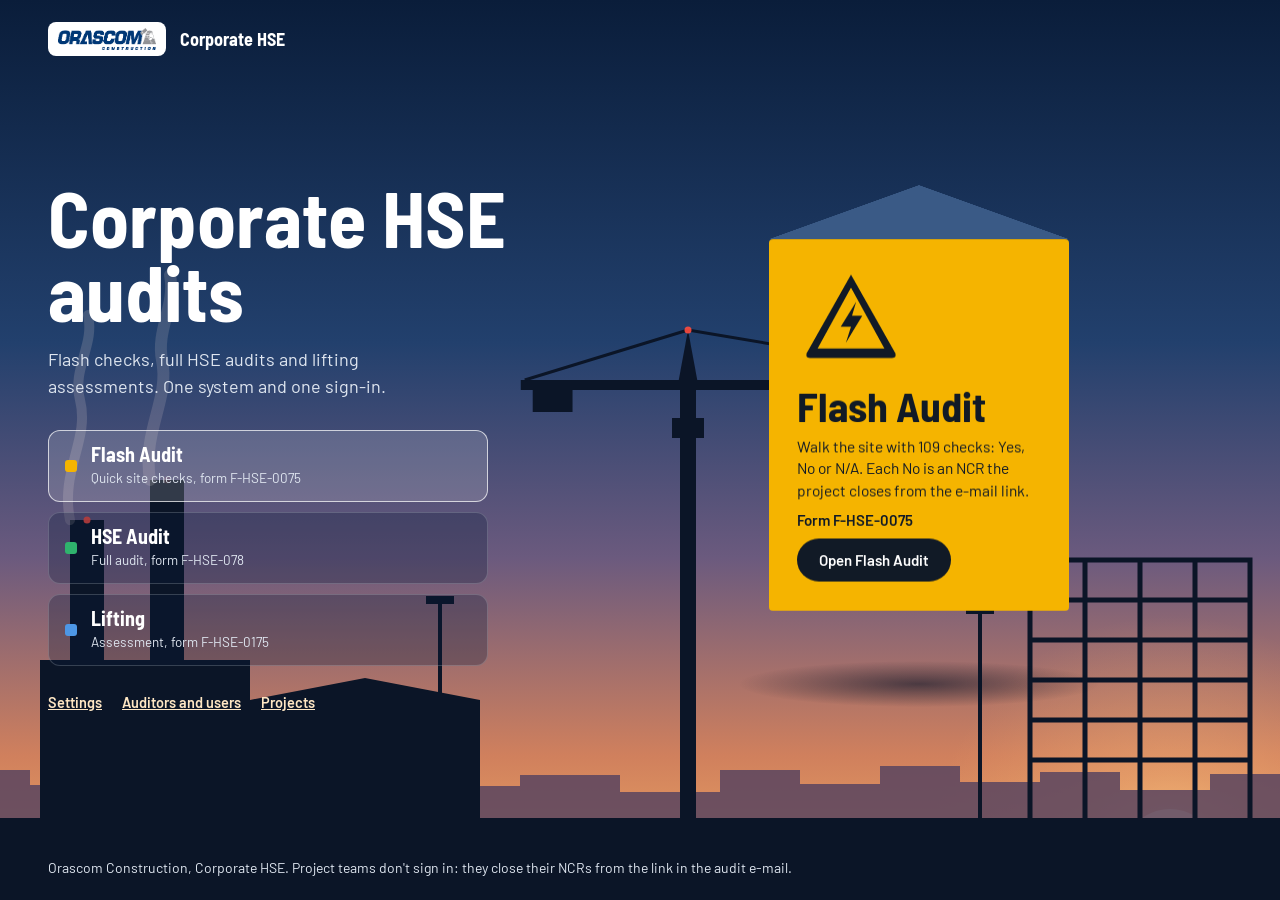
<file: index.html>
<!doctype html>
<html lang="en">
<head>
  <meta charset="utf-8">
  <meta name="viewport" content="width=device-width, initial-scale=1">
  <title>Corporate HSE audits | Orascom Construction</title>
  <meta name="robots" content="noindex">
  <meta http-equiv="refresh" content="0; url=start/">
  <link rel="icon" type="image/png" href="assets/favicon.png">
  <style>body{margin:0;font:16px/1.5 system-ui,sans-serif;background:#f3f5f8;color:#0d1a2c}main{max-width:560px;margin:15vh auto 0;padding:0 16px}a{color:#003876;font-weight:600}</style>
</head>
<body>
  <main>
    <h1>Corporate HSE audits</h1>
    <p>Flash Audit, HSE Audit and Lifting are now one system. <a href="start/">Open it here</a>.</p>
    <p>Project teams don't sign in. Close your NCRs from the link in the audit e-mail.</p>
  </main>
  <script>location.replace("start/");</script>
</body>
</html>
</file>
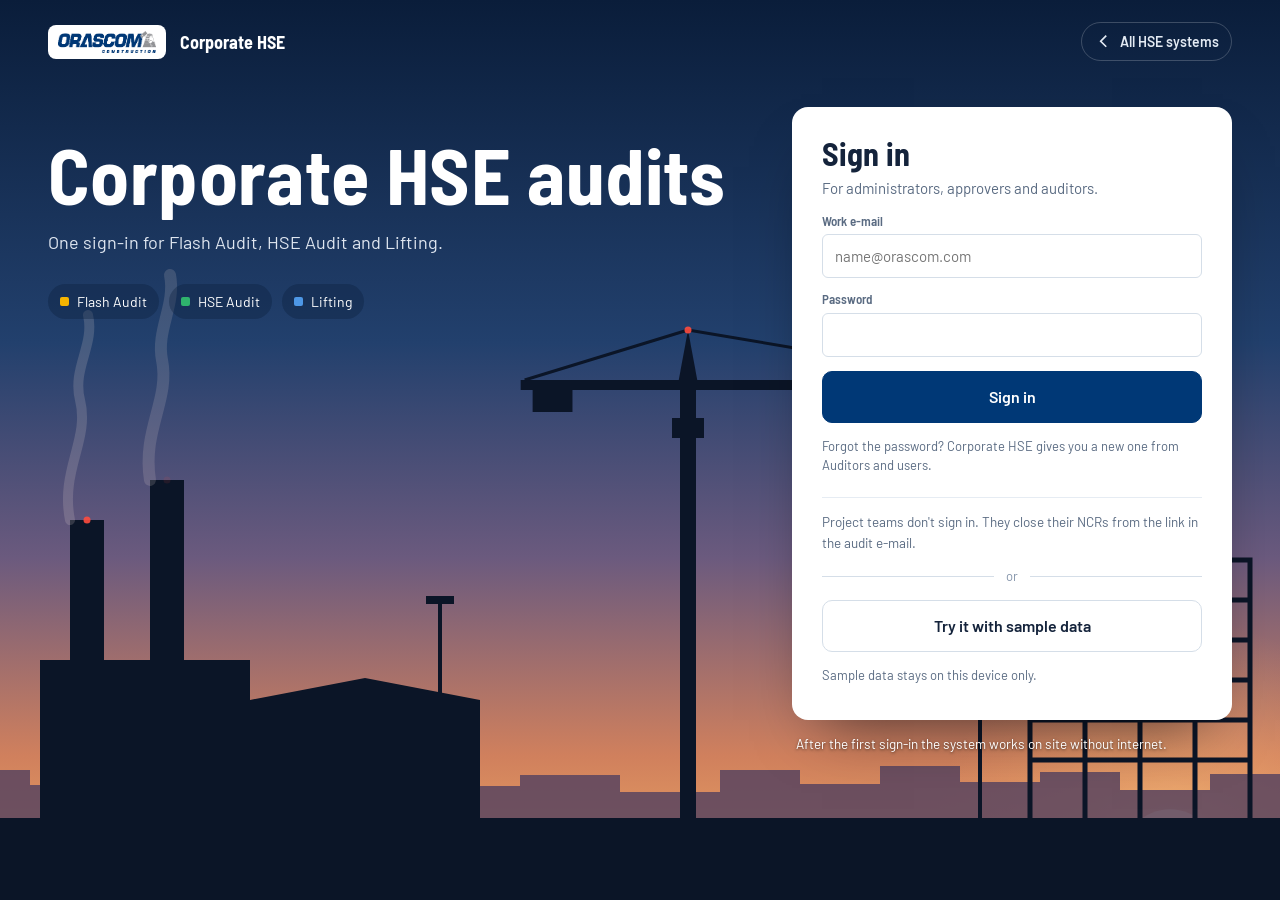
<file: audit/index.html>
<!doctype html>
<html lang="en">
<head>
  <meta charset="utf-8">
  <meta http-equiv="Content-Security-Policy" content="default-src 'self'; script-src 'self'; style-src 'self' 'unsafe-inline'; img-src 'self' data: blob:; font-src 'self'; connect-src 'self' https://weczibogscuosnjevdde.supabase.co; worker-src 'self'; manifest-src 'self'; object-src 'none'; base-uri 'self'; form-action 'self'; frame-src 'none'">
  <meta name="viewport" content="width=device-width, initial-scale=1, viewport-fit=cover">
  <title>OC HSE Audit</title>
  <meta name="description" content="Corporate HSE audits for Orascom Construction projects: audit plan, site audits that work offline, scoring, NCRs and reports.">
  <meta name="theme-color" content="#00264f">
  <link rel="manifest" href="manifest.webmanifest">
  <link rel="icon" href="assets/icon-64.png">
  <link rel="apple-touch-icon" href="assets/apple-touch-icon.png">
  <meta name="apple-mobile-web-app-capable" content="yes">
  <meta name="apple-mobile-web-app-title" content="OC HSE Audit">
  <link rel="preload" href="fonts/barlow-latin-400-normal.woff2" as="font" type="font/woff2" crossorigin>
  <link rel="preload" href="fonts/barlow-semi-condensed-latin-700-normal.woff2" as="font" type="font/woff2" crossorigin>
  <link rel="stylesheet" href="css/app.css">
  <script src="js/config.js"></script>
</head>
<body>
  <div id="root"><div class="empty" style="padding-top:30vh">Loading the audit system…</div></div>
  <noscript>The audit system needs JavaScript turned on.</noscript>
  <script type="module" src="js/app.js"></script>
</body>
</html>
</file>
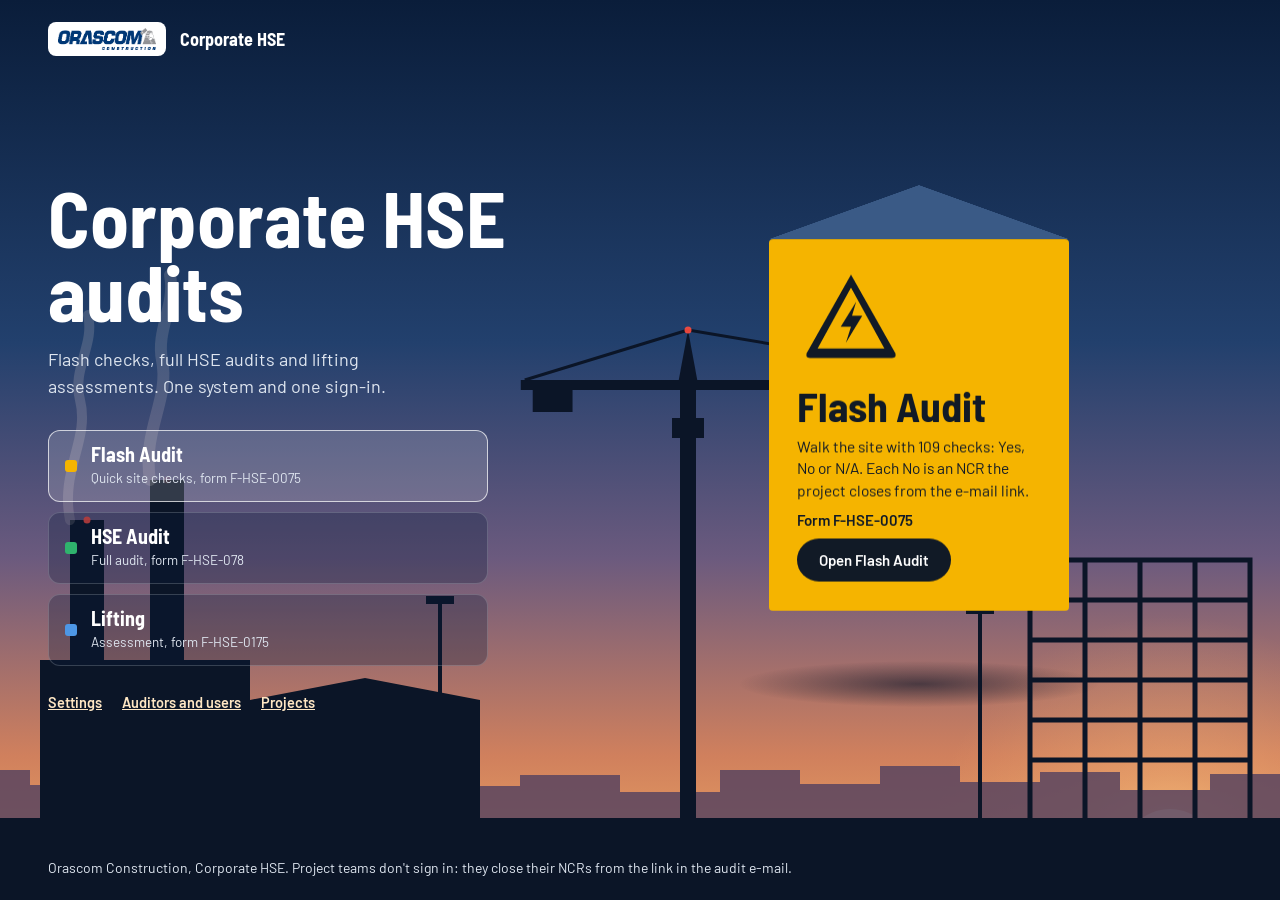
<file: start/index.html>
<!doctype html>
<html lang="en">
<head>
  <meta charset="utf-8">
  <meta http-equiv="Content-Security-Policy" content="default-src 'self'; script-src 'self'; style-src 'self' 'unsafe-inline'; img-src 'self' data: blob:; font-src 'self'; connect-src 'self'; object-src 'none'; base-uri 'self'; form-action 'self'">
  <meta name="viewport" content="width=device-width, initial-scale=1, viewport-fit=cover">
  <title>Corporate HSE Audits</title>
  <meta name="description" content="Orascom Construction Corporate HSE audit system: Flash Audit, HSE Audit and Lifting Assessment.">
  <meta name="theme-color" content="#0a1d3a">
  <link rel="icon" href="../audit/assets/icon-64.png">
  <style>
    @font-face { font-family: "Barlow"; font-weight: 400; font-display: swap; src: url(../audit/fonts/barlow-latin-400-normal.woff2) format("woff2"); }
    @font-face { font-family: "Barlow"; font-weight: 500; font-display: swap; src: url(../audit/fonts/barlow-latin-500-normal.woff2) format("woff2"); }
    @font-face { font-family: "Barlow"; font-weight: 600; font-display: swap; src: url(../audit/fonts/barlow-latin-600-normal.woff2) format("woff2"); }
    @font-face { font-family: "Barlow Semi Condensed"; font-weight: 600; font-display: swap; src: url(../audit/fonts/barlow-semi-condensed-latin-600-normal.woff2) format("woff2"); }
    @font-face { font-family: "Barlow Semi Condensed"; font-weight: 700; font-display: swap; src: url(../audit/fonts/barlow-semi-condensed-latin-700-normal.woff2) format("woff2"); }
    :root {
      --night: #0a1d3a; --ink: #111a26; --soft: #dfe6f0;
      /* ISO 7010 safety sign colours. Each audit type keeps its colour everywhere. */
      --warn: #f5b400; --safe: #1d8f52; --mand: #1060b0;
      --cond: "Barlow Semi Condensed", "Barlow", system-ui, sans-serif;
    }
    * { box-sizing: border-box; }
    [hidden] { display: none !important; }
    html, body { margin: 0; }
    body { font: 400 16px/1.5 "Barlow", system-ui, sans-serif; background: var(--night); color: #fff; min-height: 100vh; -webkit-font-smoothing: antialiased; }
    a { color: inherit; }
    :focus-visible { outline: 3px solid #ffd27a; outline-offset: 3px; }

    .page { position: relative; min-height: 100vh; min-height: 100svh; overflow: hidden; display: flex; flex-direction: column; }
    .sky { position: absolute; inset: 0; width: 100%; height: 100%; object-fit: cover; object-position: 50% 100%; pointer-events: none; }
    .wrap { position: relative; width: 100%; max-width: 1240px; margin: 0 auto; padding: 0 28px; }

    header.wrap { display: flex; align-items: center; gap: 14px; flex-wrap: wrap; padding-top: 22px; }
    .logo { background: #fff; border-radius: 8px; padding: 6px 10px; display: inline-flex; }
    .logo img { height: 22px; display: block; }
    .unit { font: 700 18px/1 var(--cond); }
    .me { margin-left: auto; display: inline-flex; align-items: center; gap: 10px; font-size: 14px; color: #e3eaf3; border: 1px solid rgba(255, 255, 255, .2); border-radius: 99px; padding: 4px 14px 4px 4px; max-width: 100%; }
    .me b { width: 30px; height: 30px; border-radius: 50%; background: #fff; color: var(--night); display: grid; place-items: center; font: 700 13px/1 var(--cond); flex: none; }
    .me span { overflow: hidden; text-overflow: ellipsis; white-space: nowrap; }

    main.wrap { flex: 1; display: flex; flex-wrap: wrap; align-items: center; gap: 30px; padding-top: 10px; padding-bottom: 30px; }
    .intro { flex: 1 1 420px; min-width: 0; }
    h1 { margin: 0; font: 700 78px/.95 var(--cond); }
    .lead { margin: 18px 0 0; font-size: 18px; color: var(--soft); max-width: 42ch; }
    .picks { display: grid; gap: 10px; margin-top: 30px; max-width: 440px; }
    .pick { display: flex; align-items: center; gap: 14px; width: 100%; min-height: 64px; text-align: left; font: inherit; color: #fff; cursor: pointer; border-radius: 12px;
      border: 1px solid rgba(255, 255, 255, .18); background: rgba(10, 29, 58, .3); padding: 12px 16px; transition: background .3s, border-color .3s; }
    .pick:hover { background: rgba(255, 255, 255, .08); }
    .pick[aria-pressed="true"] { background: rgba(255, 255, 255, .16); border-color: rgba(255, 255, 255, .7); }
    .pick i { width: 12px; height: 12px; border-radius: 3px; flex: none; }
    .pick b { display: block; font: 700 20px/1.1 var(--cond); }
    .pick small { font-size: 13.5px; color: var(--soft); }
    .links { display: flex; gap: 20px; flex-wrap: wrap; margin-top: 26px; font-size: 14.5px; font-weight: 600; }
    .links a { color: #ffe7c4; }
    .links a:hover { color: #fff; }

    /* the turning prism: one face per audit type */
    .stage { flex: 1 1 520px; height: 600px; position: relative; perspective: 1600px; perspective-origin: 50% 10%; }
    .ground { position: absolute; left: 50%; bottom: 40px; width: 360px; height: 46px; margin-left: -180px; border-radius: 50%; background: radial-gradient(closest-side, rgba(10, 20, 39, .6), rgba(10, 20, 39, 0)); }
    .stage-in { position: absolute; inset: 0; }
    .float { position: absolute; left: 50%; top: 70px; width: 300px; height: 380px; margin-left: -150px; transform-style: preserve-3d; }
    .prism { position: absolute; inset: 0; transform-style: preserve-3d; transform: rotateX(-12deg) rotateY(0deg); transition: transform 1.2s cubic-bezier(.65, 0, .35, 1); }
    .cap { position: absolute; left: 0; top: 0; width: 300px; height: 260px; transform-origin: 50% 0; transform: translateZ(86.6px) rotateX(-90deg); clip-path: polygon(0 0, 100% 0, 50% 100%); background: #3a5a86; }
    .face { position: absolute; left: 0; top: 0; width: 300px; height: 380px; padding: 30px 28px; display: flex; flex-direction: column; gap: 10px; text-decoration: none;
      backface-visibility: hidden; -webkit-backface-visibility: hidden; border-radius: 4px; }
    .face:nth-of-type(1) { transform: rotateY(0deg) translateZ(86.6px); background: var(--warn); color: var(--ink); }
    .face:nth-of-type(2) { transform: rotateY(120deg) translateZ(86.6px); background: var(--safe); }
    .face:nth-of-type(3) { transform: rotateY(240deg) translateZ(86.6px); background: var(--mand); }
    .face svg { width: 108px; height: 108px; }
    .face h2 { margin: 10px 0 0; font: 700 42px/1 var(--cond); }
    .face p { margin: 0; font-size: 15.5px; line-height: 1.45; }
    .face .form { margin-top: auto; font: 700 15px/1.2 "Barlow", sans-serif; }
    .face .go { align-self: flex-start; display: inline-flex; align-items: center; min-height: 44px; padding: 0 22px; border-radius: 99px; font-weight: 600; font-size: 15px; background: #fff; }
    .face:nth-of-type(1) .go { background: var(--ink); color: #fff; }
    .face:nth-of-type(2) .go { color: #145c37; }
    .face:nth-of-type(3) .go { color: #0b4f95; }
    .face:hover .go { text-decoration: underline; }
    .shade { position: absolute; inset: 0; background: #000; pointer-events: none; opacity: 0; transition: opacity 1.2s cubic-bezier(.65, 0, .35, 1); border-radius: 4px; }

    footer.wrap { padding-bottom: 22px; font-size: 14px; color: var(--soft); }

    @media (prefers-reduced-motion: no-preference) {
      .float { animation: hover 6s ease-in-out infinite alternate; }
      .in { animation: rise .9s cubic-bezier(.2, .7, .2, 1) both; }
      .stage.in { animation-delay: .12s; }
    }
    @keyframes hover { from { transform: translateY(-8px); } to { transform: translateY(8px); } }
    /* hold still while the pointer or keyboard is on it, so the button is easy to hit */
    .stage:hover .float, .stage:focus-within .float { animation-play-state: paused; }
    @keyframes rise { from { opacity: 0; transform: translateY(22px); } }
    @media (prefers-reduced-motion: reduce) { .prism, .shade { transition: none; } }
    @media (max-width: 860px) {
      h1 { font-size: 56px; }
      .stage { height: 470px; flex-basis: 100%; }
      .stage-in { transform: scale(.82); transform-origin: 50% 0; }
      .float { top: 20px; }
      .ground { bottom: 30px; }
    }
    @media (max-width: 420px) {
      .wrap { padding: 0 16px; }
      h1 { font-size: 46px; }
    }
  </style>
</head>
<body>
  <div class="page">
    <img class="sky" src="../assets/sunrise.svg" alt="">
    <header class="wrap">
      <span class="logo"><img src="../audit/assets/orascom-logo.png" alt="Orascom Construction"></span>
      <span class="unit">Corporate HSE</span>
      <div class="me" id="me" hidden><b id="me-i"></b><span id="me-t"></span></div>
    </header>

    <main class="wrap">
      <div class="intro in">
        <h1>Corporate HSE audits</h1>
        <p class="lead">Flash checks, full HSE audits and lifting assessments. One system and one sign-in.</p>
        <div class="picks" role="group" aria-label="Audit types">
          <button type="button" class="pick" data-k="0" aria-pressed="true"><i style="background:var(--warn)"></i><span><b>Flash Audit</b><small>Quick site checks, form F-HSE-0075</small></span></button>
          <button type="button" class="pick" data-k="1" aria-pressed="false"><i style="background:#2fb36d"></i><span><b>HSE Audit</b><small>Full audit, form F-HSE-078</small></span></button>
          <button type="button" class="pick" data-k="2" aria-pressed="false"><i style="background:#4d97e6"></i><span><b>Lifting</b><small>Assessment, form F-HSE-0175</small></span></button>
        </div>
        <nav class="links" aria-label="Administration"><a href="../audit/#/settings">Settings</a><a href="../audit/#/team">Auditors and users</a><a href="../audit/#/projects">Projects</a></nav>
      </div>

      <div class="stage in" id="stage">
        <div class="ground" aria-hidden="true"></div>
        <div class="stage-in">
          <div class="float">
            <div class="prism" id="prism">
              <div class="cap" aria-hidden="true"></div>
              <a class="face s-flash" href="../audit/#/flash">
                <svg viewBox="0 0 96 96" aria-hidden="true"><path d="M48 6 L91 84 Q93 89 88 89 H8 Q3 89 5 84 Z" fill="#111a26"/><path d="M48 19 L80.5 79.5 H15.5 Z" fill="#f5b400"/><path d="M53 33 L38 58 H48 L43 74 L59 47 H49 Z" fill="#111a26"/></svg>
                <h2>Flash Audit</h2>
                <p>Walk the site with 109 checks: Yes, No or N/A. Each No is an NCR the project closes from the e-mail link.</p>
                <span class="form">Form F-HSE-0075</span>
                <span class="go">Open Flash Audit</span>
                <span class="shade"></span>
              </a>
              <a class="face s-audit" href="../audit/#/full">
                <svg viewBox="0 0 96 96" aria-hidden="true"><rect x="22" y="16" width="52" height="66" rx="6" fill="#fff"/><rect x="35" y="9" width="26" height="14" rx="5" fill="#fff" stroke="#1d8f52" stroke-width="4"/><path d="M33 51 l10 10 l21 -23" fill="none" stroke="#1d8f52" stroke-width="8" stroke-linecap="round" stroke-linejoin="round"/></svg>
                <h2>HSE Audit</h2>
                <p>The full audit with the company score, NCRs with photos and the report before you leave the site.</p>
                <span class="form">Form F-HSE-078</span>
                <span class="go">Open HSE Audit</span>
                <span class="shade"></span>
              </a>
              <a class="face s-lift" href="../audit/#/lifting">
                <svg viewBox="0 0 96 96" aria-hidden="true"><rect x="34" y="8" width="28" height="24" rx="7" fill="#fff"/><circle cx="48" cy="20" r="5.5" fill="#1060b0"/><rect x="44" y="31" width="8" height="14" fill="#fff"/><path d="M48 44 V52 A15 15 0 1 1 33 67 V59" fill="none" stroke="#fff" stroke-width="8.5" stroke-linecap="round" stroke-linejoin="round"/></svg>
                <h2>Lifting</h2>
                <p>Lifting operations, equipment and competence on site, with its own score and NCR register.</p>
                <span class="form">Form F-HSE-0175</span>
                <span class="go">Open Lifting</span>
                <span class="shade"></span>
              </a>
            </div>
          </div>
        </div>
      </div>
    </main>

    <footer class="wrap">Orascom Construction, Corporate HSE. Project teams don't sign in: they close their NCRs from the link in the audit e-mail.</footer>
  </div>
  <script src="start.js"></script>
</body>
</html>
</file>
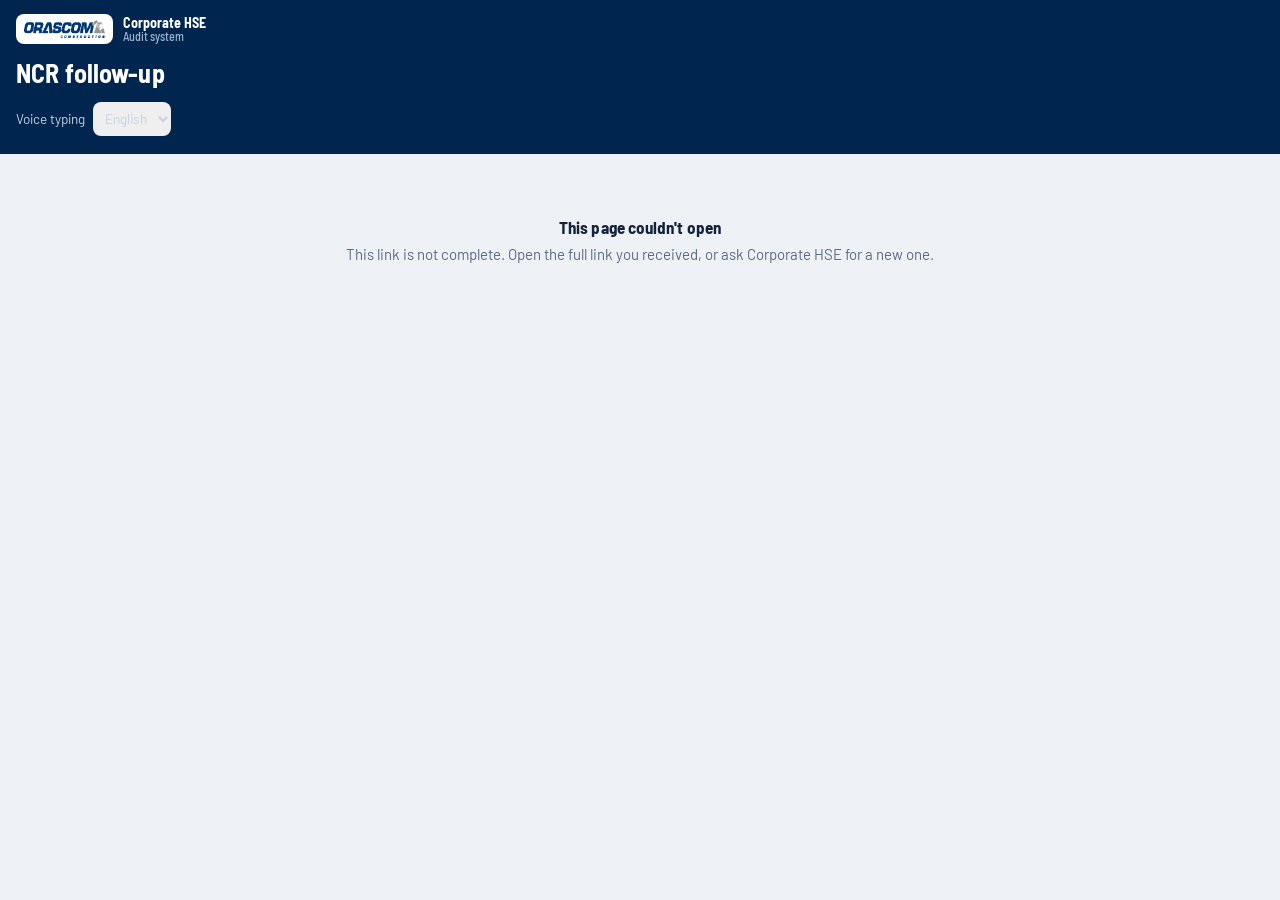
<file: audit/close.html>
<!doctype html>
<html lang="en">
<head>
  <meta charset="utf-8">
  <meta http-equiv="Content-Security-Policy" content="default-src 'self'; script-src 'self'; style-src 'self' 'unsafe-inline'; img-src 'self' data: blob:; font-src 'self'; connect-src 'self' https://weczibogscuosnjevdde.supabase.co; worker-src 'self'; manifest-src 'self'; object-src 'none'; base-uri 'self'; form-action 'self'; frame-src 'none'">
  <meta name="viewport" content="width=device-width, initial-scale=1, viewport-fit=cover">
  <title>NCR follow-up | OC HSE Audit</title>
  <meta name="description" content="Send evidence for Corporate HSE audit NCRs of your project.">
  <meta name="robots" content="noindex, nofollow">
  <meta name="referrer" content="no-referrer">
  <meta name="theme-color" content="#00264f">
  <link rel="icon" href="assets/icon-64.png">
  <link rel="stylesheet" href="css/app.css">
  <style>
    .lk-top { background: var(--navy-deep); color: #fff; padding: 14px 16px 18px; }
    .lk-top .brand { padding: 0 0 14px; }
    .lk-top h1 { font-size: 26px; color: #fff; }
    .lk-top p { margin: 4px 0 0; color: #c3d2e6; font-size: 14px; }
    .lk-wrap { max-width: 760px; margin: 0 auto; padding: 16px 16px 60px; }
    .lk-intro { margin: 0 0 16px; color: var(--muted); max-width: 62ch; }
    .lk-ncr { margin-bottom: 16px; }
    .lk-ncr h2 { font-size: 19px; margin: 8px 0 4px; }
    .lk-meta { display: grid; grid-template-columns: repeat(auto-fit, minmax(140px, 1fr)); gap: 8px 16px; font-size: 14px; margin: 10px 0; }
    .lk-meta span { display: block; color: var(--muted); font-size: 12.5px; }
    .lk-late { color: var(--g-red); font-weight: 700; }
    .lk-form { border-top: 1px solid var(--line-soft); margin-top: 14px; padding-top: 14px; }
    .lk-note { background: #fff1e3; color: #6e3800; border-radius: var(--r-md); padding: 10px 12px; font-size: 14px; }
    .lk-done { background: #e1ecfb; color: #183f78; border-radius: var(--r-md); padding: 10px 12px; font-size: 14px; }
    .lk-sig canvas { width: 100%; max-width: 360px; height: 110px; border: 1px dashed var(--line); border-radius: 8px; background: #fff; touch-action: none; display: block; }
    .lk-err { color: var(--g-red); font-size: 14px; }
    .chip.st-review { background: #e1ecfb; color: #1c4f96; }
    .lk-voice { display: inline-flex; align-items: center; gap: 8px; margin-top: 10px; font-size: 13.5px; color: #c3d2e6; }
    .lk-voice select { min-height: 34px; border-radius: 8px; border: 0; padding: 0 8px; font: inherit; }
    .lk-msg { position: fixed; left: 16px; right: 16px; bottom: 16px; max-width: 520px; margin: 0 auto; background: #14233b; color: #fff; padding: 12px 14px; border-radius: 10px; font-size: 14px; z-index: 50; }
    @media (max-width: 560px) { .lk-wrap .grid2 { grid-template-columns: 1fr; } }
  </style>
  <script src="js/config.js"></script>
</head>
<body>
  <header class="lk-top">
    <div class="brand"><span class="brand-logo"><img src="assets/orascom-logo.png" alt="Orascom Construction"></span><span class="brand-name">Corporate HSE<span>Audit system</span></span></div>
    <h1 id="lk-title">NCR follow-up</h1>
    <p id="lk-sub">Loading…</p>
    <label class="lk-voice" id="lk-voice" hidden>Voice typing <select id="lk-vl"><option value="en-US">English</option><option value="ar-EG">العربية</option></select></label>
  </header>
  <main class="lk-wrap" id="lk-main"><div class="empty">Loading the NCRs…</div></main>
  <noscript>This page needs JavaScript turned on.</noscript>
  <script type="module" src="js/close.js"></script>
</body>
</html>
</file>
<file: audit/css/app.css>
/* OC HSE Audit — design tokens
   Navy is the company. Green / orange / yellow / red only ever mean a grade or a status.
   The scaffold tag (.stag) is the one bold element: every score is shown on a tag. */
@font-face { font-family: "Barlow"; font-weight: 400; font-display: swap; src: url(../fonts/barlow-latin-400-normal.woff2) format("woff2"); }
@font-face { font-family: "Barlow"; font-weight: 500; font-display: swap; src: url(../fonts/barlow-latin-500-normal.woff2) format("woff2"); }
@font-face { font-family: "Barlow"; font-weight: 600; font-display: swap; src: url(../fonts/barlow-latin-600-normal.woff2) format("woff2"); }
@font-face { font-family: "Barlow"; font-weight: 700; font-display: swap; src: url(../fonts/barlow-latin-700-normal.woff2) format("woff2"); }
@font-face { font-family: "Barlow"; font-weight: 800; font-display: swap; src: url(../fonts/barlow-latin-800-normal.woff2) format("woff2"); }
@font-face { font-family: "Barlow Semi Condensed"; font-weight: 500; font-display: swap; src: url(../fonts/barlow-semi-condensed-latin-500-normal.woff2) format("woff2"); }
@font-face { font-family: "Barlow Semi Condensed"; font-weight: 600; font-display: swap; src: url(../fonts/barlow-semi-condensed-latin-600-normal.woff2) format("woff2"); }
@font-face { font-family: "Barlow Semi Condensed"; font-weight: 700; font-display: swap; src: url(../fonts/barlow-semi-condensed-latin-700-normal.woff2) format("woff2"); }

:root {
  --navy: #003876;
  --navy-deep: #00264f;
  --navy-hi: #0d4c96;
  --navy-wash: #e6edf6;
  --ink: #14233b;
  --muted: #5a6b82;
  --faint: #8494aa;
  --line: #d5dee8;
  --line-soft: #e6ecf3;
  --paper: #eef2f6;
  --surface: #ffffff;
  --g-green: #1b9e5a;
  --g-orange: #e9851f;
  --g-yellow: #edbe2c;
  --g-red: #cf2f2b;
  --focus: #3d7dd8;
  --f-body: "Barlow", system-ui, -apple-system, "Segoe UI", Roboto, sans-serif;
  --f-cond: "Barlow Semi Condensed", "Barlow", system-ui, sans-serif;
  --r-lg: 14px;
  --r-md: 10px;
  --r-sm: 6px;
  --rail: 248px;
  color-scheme: light;
}
* { box-sizing: border-box; }
[hidden] { display: none !important; }
html { -webkit-text-size-adjust: 100%; }
body { margin: 0; background: var(--paper); color: var(--ink); font: 400 15px/1.5 var(--f-body); }
h1, h2, h3, h4 { font-family: var(--f-cond); font-weight: 700; line-height: 1.15; margin: 0; letter-spacing: 0.005em; }
h1 { font-size: 30px; }
h2 { font-size: 21px; }
h3 { font-size: 17px; }
p { margin: 0 0 .6em; }
a { color: var(--navy-hi); }
button, input, select, textarea { font: inherit; color: inherit; }
:focus-visible { outline: 3px solid var(--focus); outline-offset: 2px; }
.sr { position: absolute; width: 1px; height: 1px; overflow: hidden; clip: rect(0 0 0 0); white-space: nowrap; }
.num { font-family: var(--f-cond); font-variant-numeric: tabular-nums; }
.muted { color: var(--muted); }
.small { font-size: 13px; }
.nowrap { white-space: nowrap; }
@media (prefers-reduced-motion: reduce) { *, *::before, *::after { animation: none !important; transition: none !important; } }

/* ---------- app frame ---------- */
.app { min-height: 100vh; display: grid; grid-template-columns: var(--rail) 1fr; }
.rail { position: sticky; top: 0; height: 100vh; background: var(--navy-deep); color: #dbe5f2; display: flex; flex-direction: column; padding: 18px 14px 14px; gap: 14px; overflow-y: auto; }
.brand { display: flex; align-items: center; gap: 10px; padding: 2px 6px 6px; }
.brand-logo { background: #fff; border-radius: 8px; padding: 6px 8px; display: flex; }
.brand-logo img { height: 18px; display: block; }
.brand-name { font: 700 14px/1.1 var(--f-cond); color: #fff; white-space: nowrap; }
.brand-name span { display: block; font-weight: 500; font-size: 12px; color: #9fb4cf; }
.modsw { display: grid; gap: 6px; }
.modsw a { display: grid; grid-template-columns: 34px 1fr; align-items: center; gap: 10px; padding: 10px; border-radius: var(--r-md); color: #c9d6e8; text-decoration: none; border: 1px solid rgba(255,255,255,.08); }
.modsw a .mi { width: 34px; height: 34px; border-radius: 8px; display: grid; place-items: center; background: rgba(255,255,255,.07); }
.modsw a b { display: block; font: 700 15px/1.1 var(--f-cond); color: #fff; }
.modsw a small { font-size: 12px; color: #9fb4cf; }
.modsw a[aria-current="true"] { background: #fff; border-color: #fff; color: var(--ink); }
.modsw a[aria-current="true"] b { color: var(--navy); }
.modsw a[aria-current="true"] small { color: var(--muted); }
.modsw a[aria-current="true"] .mi { background: var(--navy); color: #fff; }
.nav { display: grid; gap: 2px; }
.nav-h { font: 600 12px/1 var(--f-cond); color: #7f97b7; padding: 12px 10px 6px; }
.nav a { display: flex; align-items: center; gap: 12px; padding: 9px 10px; border-radius: 8px; color: #cfdaea; text-decoration: none; font-weight: 500; }
.nav a:hover { background: rgba(255,255,255,.06); color: #fff; }
.nav a[aria-current="page"] { background: rgba(255,255,255,.12); color: #fff; box-shadow: inset 3px 0 0 #fff; }
.nav a .cnt { margin-left: auto; font: 600 12px/1 var(--f-cond); background: var(--g-red); color: #fff; padding: 3px 7px; border-radius: 99px; }
.rail-foot { margin-top: auto; display: grid; gap: 10px; }
.who { display: flex; align-items: center; gap: 10px; padding: 8px 6px; border-top: 1px solid rgba(255,255,255,.1); padding-top: 12px; }
.avatar { width: 34px; height: 34px; border-radius: 50%; display: grid; place-items: center; background: #2a5a99; color: #fff; font: 700 13px/1 var(--f-cond); flex: none; }
.who b { display: block; color: #fff; font-weight: 600; font-size: 14px; line-height: 1.2; }
.who small { color: #9fb4cf; font-size: 12px; }

.main { min-width: 0; display: flex; flex-direction: column; }
.topbar { position: sticky; top: 0; z-index: 20; background: rgba(238,242,246,.94); backdrop-filter: blur(8px); border-bottom: 1px solid var(--line); padding: 14px 28px; display: flex; align-items: center; gap: 16px; min-height: 68px; }
.topbar h1 { font-size: 24px; }
.topbar .crumb { color: var(--muted); font-size: 13px; display: block; font-family: var(--f-body); font-weight: 500; }
.topbar .spacer { flex: 1; }
.topbar .tt { min-width: 0; }
input[type=number]::-webkit-inner-spin-button, input[type=number]::-webkit-outer-spin-button { -webkit-appearance: none; margin: 0; }
input[type=number] { -moz-appearance: textfield; }
.view { padding: 24px 28px 48px; max-width: 1560px; width: 100%; }
.view.narrow { max-width: 980px; }
.sample-bar { background: repeating-linear-gradient(-45deg, #fdf3d6 0 12px, #fbeec5 12px 24px); border-bottom: 1px solid #ecd58f; color: #5c4708; font-size: 13px; padding: 7px 28px; display: flex; gap: 12px; align-items: center; }
.sample-bar button { margin-left: auto; }

/* sync chip */
.sync { display: inline-flex; align-items: center; gap: 8px; font: 600 13px/1 var(--f-cond); padding: 8px 12px; border-radius: 99px; background: var(--surface); border: 1px solid var(--line); color: var(--muted); white-space: nowrap; }
.sync i { width: 9px; height: 9px; border-radius: 50%; background: var(--g-green); }
.sync.pending i { background: var(--g-orange); }
.sync.offline { background: #24324a; color: #fff; border-color: #24324a; }
.sync.offline i { background: #fff; box-shadow: 0 0 0 3px rgba(255,255,255,.25); }
.sync.local i { background: var(--faint); }

/* ---------- buttons & fields ---------- */
.btn { display: inline-flex; align-items: center; justify-content: center; gap: 8px; min-height: 42px; padding: 0 16px; border-radius: var(--r-md); border: 1px solid var(--line); background: var(--surface); color: var(--ink); font-weight: 600; cursor: pointer; text-decoration: none; white-space: nowrap; }
.btn:hover { border-color: #b8c6d6; }
.btn.primary { background: var(--navy); border-color: var(--navy); color: #fff; }
.btn.primary:hover { background: var(--navy-hi); }
.btn.ghost { background: transparent; border-color: transparent; }
.btn.ghost:hover { background: rgba(0,56,118,.06); }
.btn.danger { background: var(--g-red); border-color: var(--g-red); color: #fff; }
.btn.sm { min-height: 34px; padding: 0 12px; font-size: 14px; }
.btn.lg { min-height: 52px; padding: 0 22px; font-size: 16px; }
.btn[disabled] { opacity: .5; cursor: not-allowed; }
.icon-btn { width: 40px; height: 40px; border-radius: var(--r-md); border: 1px solid transparent; background: transparent; display: inline-grid; place-items: center; cursor: pointer; color: var(--muted); }
.icon-btn:hover { background: rgba(0,56,118,.07); color: var(--ink); }
.fld { display: grid; gap: 5px; }
.fld > span { font: 600 13px/1.2 var(--f-cond); color: var(--muted); }
.fld input, .fld select, .fld textarea, .inp { width: 100%; min-height: 44px; padding: 9px 12px; border: 1px solid var(--line); border-radius: var(--r-sm); background: #fff; }
.fld textarea { min-height: 88px; resize: vertical; line-height: 1.45; }
.fld input:focus, .fld select:focus, .fld textarea:focus, .inp:focus { border-color: var(--focus); outline: none; box-shadow: 0 0 0 3px rgba(61,125,216,.18); }
.grid2 { display: grid; grid-template-columns: repeat(2, minmax(0, 1fr)); gap: 14px; }
.grid3 { display: grid; grid-template-columns: repeat(3, minmax(0, 1fr)); gap: 14px; }
.grid4 { display: grid; grid-template-columns: repeat(4, minmax(0, 1fr)); gap: 14px; }
.row { display: flex; gap: 10px; align-items: center; flex-wrap: wrap; }
.seg { display: inline-flex; background: #fff; border: 1px solid var(--line); border-radius: var(--r-md); padding: 3px; gap: 2px; }
.seg button { border: 0; background: transparent; padding: 7px 12px; border-radius: 7px; font-weight: 600; cursor: pointer; color: var(--muted); min-height: 34px; }
.seg button[aria-pressed="true"] { background: var(--navy); color: #fff; }
.filters { display: flex; gap: 8px; flex-wrap: wrap; align-items: center; }
.filters select, .filters input { min-height: 38px; padding: 6px 10px; border: 1px solid var(--line); border-radius: var(--r-sm); background: #fff; max-width: 260px; }
.filters input[type=search] { width: 260px; }

/* ---------- panels ---------- */
.panel { background: var(--surface); border: 1px solid var(--line); border-radius: var(--r-lg); padding: 18px 20px; min-width: 0; }
.panel-h { display: flex; align-items: baseline; gap: 10px; margin-bottom: 12px; }
.panel-h h2 { font-size: 18px; }
.panel-h .muted { font-size: 13px; }
.panel-h .act { margin-left: auto; }
.stack { display: grid; gap: 16px; }

/* ---------- scaffold tag (the score) ---------- */
.stag { --c: var(--faint); --t: #fff; position: relative; display: inline-grid; justify-items: center; align-content: start; width: 150px; padding: 34px 12px 14px; background: var(--c); color: var(--t);
  clip-path: polygon(22% 0, 78% 0, 100% 14%, 100% 100%, 0 100%, 0 14%); border-radius: 0 0 10px 10px; text-align: center; }
.stag::before { content: ""; position: absolute; top: 11px; left: 50%; width: 16px; height: 16px; margin-left: -8px; border-radius: 50%; background: var(--paper); box-shadow: inset 0 0 0 3px rgba(0,0,0,.18); }
.stag .s-score { font: 800 46px/1 var(--f-cond); letter-spacing: -0.01em; font-variant-numeric: tabular-nums; }
.stag .s-score small { font-size: 22px; font-weight: 700; }
.stag .s-label { font: 700 14px/1.15 var(--f-cond); margin-top: 6px; }
.stag .s-sub { font-size: 12px; opacity: .85; margin-top: 2px; }
.stag.green { --c: var(--g-green); }
.stag.orange { --c: var(--g-orange); --t: #2b1700; }
.stag.yellow { --c: var(--g-yellow); --t: #2e2400; }
.stag.red { --c: var(--g-red); }
.stag.none { --c: #c8d2de; --t: var(--ink); }
.stag.xl { width: 190px; padding-top: 40px; }
.stag.xl .s-score { font-size: 60px; }
.stag.sm { width: 92px; padding: 22px 6px 8px; }
.stag.sm::before { top: 7px; width: 10px; height: 10px; margin-left: -5px; }
.stag.sm .s-score { font-size: 26px; }
.stag.sm .s-score small { font-size: 14px; }
.stag.sm .s-label { font-size: 11px; margin-top: 3px; }
.stag.on-white::before { background: #fff; }
/* mini tag inside tables */
.mtag { display: inline-flex; align-items: center; gap: 6px; font: 700 14px/1 var(--f-cond); font-variant-numeric: tabular-nums; padding: 5px 9px 5px 14px; color: #fff; background: var(--faint);
  clip-path: polygon(8px 0, 100% 0, 100% 100%, 8px 100%, 0 50%); border-radius: 0 5px 5px 0; white-space: nowrap; }
.mtag.green { background: var(--g-green); }
.mtag.orange { background: var(--g-orange); color: #2b1700; }
.mtag.yellow { background: var(--g-yellow); color: #2e2400; }
.mtag.red { background: var(--g-red); }
.mtag.none { background: #c8d2de; color: var(--ink); }

/* chips */
.chip { display: inline-flex; align-items: center; gap: 5px; font: 600 12.5px/1 var(--f-cond); padding: 5px 9px; border-radius: 99px; background: var(--navy-wash); color: var(--navy); white-space: nowrap; }
.chip.sev-Serious { background: var(--g-red); color: #fff; }
.chip.sev-Major { background: #fde6cf; color: #7a3b00; }
.chip.sev-Minor { background: #e8edf3; color: #3e5069; }
.chip.st-open { background: #fff1e3; color: #8a4300; }
.chip.st-overdue { background: var(--g-red); color: #fff; }
.chip.st-closed { background: #ddf3e6; color: #0f6b3b; }
.chip.st-carried { background: #ede7f9; color: #4b3a7a; }
.chip.rep { background: #24324a; color: #fff; }
.chip.pl-done { background: #ddf3e6; color: #0f6b3b; }
.chip.pl-progress { background: #e1ecfb; color: #1c4f96; }
.chip.pl-overdue { background: var(--g-red); color: #fff; }
.chip.pl-due { background: #fff1e3; color: #8a4300; }
.chip.pl-planned { background: #e3e9f0; color: #3e5069; }
.chip.au-draft { background: #fff1e3; color: #8a4300; }
.chip.au-submitted { background: #e1ecfb; color: #1c4f96; }
.chip.au-approved { background: #ddf3e6; color: #0f6b3b; }
.hz { background: repeating-linear-gradient(-45deg, #14233b 0 6px, var(--g-yellow) 6px 12px); width: 6px; align-self: stretch; border-radius: 3px; flex: none; }

/* ---------- tables ---------- */
.tscroll { overflow-x: auto; -webkit-overflow-scrolling: touch; }
.tbl { width: 100%; border-collapse: collapse; font-size: 14px; }
.tbl th { text-align: left; font: 600 12.5px/1.2 var(--f-cond); color: var(--muted); padding: 10px 10px; border-bottom: 1px solid var(--line); background: #f7f9fb; position: sticky; top: 0; white-space: nowrap; }
.tbl td { padding: 10px; border-bottom: 1px solid var(--line-soft); vertical-align: top; }
.tbl tr.click { cursor: pointer; }
.tbl tr.click:hover td { background: #f6f9fc; }
.tbl .ref { font: 600 13px/1.2 var(--f-cond); color: var(--navy); white-space: nowrap; }
.tbl td.wrap { min-width: 220px; }
.empty { text-align: center; padding: 48px 20px; color: var(--muted); }
.empty h3 { color: var(--ink); margin-bottom: 6px; }

/* ---------- dashboard ---------- */
.dash { display: grid; grid-template-columns: repeat(12, minmax(0, 1fr)); gap: 16px; }
.span-12 { grid-column: span 12; } .span-8 { grid-column: span 8; } .span-7 { grid-column: span 7; } .span-6 { grid-column: span 6; } .span-5 { grid-column: span 5; } .span-4 { grid-column: span 4; } .span-3 { grid-column: span 3; }
.hero { display: grid; grid-template-columns: auto minmax(0, 1fr); gap: 28px; align-items: center; padding: 22px 26px; }
.hero-txt h2 { font-size: 26px; margin-bottom: 4px; }
.hero-txt p { color: var(--muted); max-width: 60ch; }
.gradebar { display: flex; height: 34px; border-radius: 8px; overflow: hidden; margin: 14px 0 8px; background: var(--line-soft); }
.gradebar span { display: grid; place-items: center; font: 700 14px/1 var(--f-cond); color: #fff; min-width: 0; }
.gradebar .green { background: var(--g-green); } .gradebar .orange { background: var(--g-orange); color: #2b1700; } .gradebar .yellow { background: var(--g-yellow); color: #2e2400; } .gradebar .red { background: var(--g-red); }
.gradekey { display: flex; gap: 16px; flex-wrap: wrap; font-size: 13px; color: var(--muted); }
.gradekey i { display: inline-block; width: 10px; height: 10px; border-radius: 2px; margin-right: 6px; vertical-align: -1px; }
.kpis { display: grid; grid-template-columns: repeat(auto-fit, minmax(150px, 1fr)); gap: 1px; border: 1px solid var(--line); border-radius: var(--r-lg); background: var(--line-soft); overflow: hidden; }
.kpi { padding: 16px 18px; background: var(--surface); min-width: 0; }
.kpi .k-v { font: 700 34px/1 var(--f-cond); font-variant-numeric: tabular-nums; }
.kpi .k-v small { font-size: 18px; color: var(--muted); font-weight: 600; }
.kpi .k-l { font-size: 13.5px; color: var(--muted); margin-top: 6px; }
.kpi .k-meter { height: 6px; background: var(--line-soft); border-radius: 3px; margin-top: 10px; overflow: hidden; }
.kpi .k-meter b { display: block; height: 100%; background: var(--navy); border-radius: 3px; }
.kpi.alert .k-v { color: var(--g-red); }
.chart { width: 100%; height: 300px; }
.chart.tall { height: 420px; }
.league { display: grid; gap: 0; }
.league-row { display: grid; grid-template-columns: 28px minmax(0, 1fr) 110px 74px; gap: 10px; align-items: center; padding: 8px 4px; border-bottom: 1px solid var(--line-soft); cursor: pointer; }
.league-row:hover { background: #f6f9fc; }
.league-row .rk { font: 600 13px/1 var(--f-cond); color: var(--faint); text-align: right; }
.league-row .nm { min-width: 0; }
.league-row .nm b { display: block; font-weight: 600; font-size: 14px; white-space: nowrap; overflow: hidden; text-overflow: ellipsis; }
.league-row .nm small { color: var(--muted); font-size: 12px; }
.spark { width: 110px; height: 28px; }

/* ---------- audit editor ---------- */
.ed { display: grid; grid-template-columns: minmax(0, 1fr) 300px; gap: 20px; align-items: start; }
.ed-side { position: sticky; top: 88px; display: grid; gap: 14px; }
.steps { display: flex; flex-wrap: wrap; gap: 6px; padding-bottom: 2px; margin-bottom: 16px; }
.steps a { flex: none; display: inline-flex; align-items: center; gap: 8px; padding: 9px 14px; border-radius: 99px; background: #fff; border: 1px solid var(--line); text-decoration: none; color: var(--ink); font-weight: 600; font-size: 14px; }
.steps a .n { width: 22px; height: 22px; border-radius: 50%; display: grid; place-items: center; background: var(--paper); font: 700 12px/1 var(--f-cond); }
.steps a[aria-current="step"] { background: var(--navy); color: #fff; border-color: var(--navy); }
.steps a[aria-current="step"] .n { background: rgba(255,255,255,.18); color: #fff; }
.steps a.done .n { background: var(--g-green); color: #fff; }
.part-h { display: flex; align-items: baseline; gap: 12px; margin: 22px 0 10px; }
.part-h:first-child { margin-top: 0; }
.part-h h2 { font-size: 20px; }
.part-h .ps { margin-left: auto; font: 700 18px/1 var(--f-cond); }
.qcard { background: #fff; border: 1px solid var(--line); border-radius: var(--r-lg); padding: 14px 16px; display: grid; gap: 10px; margin-bottom: 10px; }
.qcard.crit { box-shadow: inset 5px 0 0 var(--g-red); }
.qcard.is-na { background: #f6f8fa; }
.q-top { display: flex; gap: 12px; align-items: flex-start; }
.q-id { font: 700 13px/1 var(--f-cond); color: var(--navy); background: var(--navy-wash); padding: 5px 7px; border-radius: 6px; flex: none; margin-top: 2px; }
.q-title { font-weight: 700; font-size: 15.5px; line-height: 1.3; }
.q-text { color: var(--muted); font-size: 13.5px; margin-top: 3px; }
.q-w { margin-left: auto; flex: none; font: 600 12.5px/1.2 var(--f-cond); color: var(--muted); text-align: right; }
.q-w b { display: block; font-size: 15px; color: var(--ink); }
.rate { display: flex; align-items: center; gap: 8px; flex-wrap: wrap; }
.rate .val { display: inline-flex; align-items: center; border: 1px solid var(--line); border-radius: var(--r-sm); background: #fff; height: 44px; }
.rate .val input { width: 64px; border: 0; text-align: right; font: 700 20px/1 var(--f-cond); padding: 0 2px 0 8px; background: transparent; }
.rate .val input:focus { outline: none; }
.rate .val span { padding: 0 10px 0 2px; font: 700 16px/1 var(--f-cond); color: var(--muted); }
.rate .quick { display: flex; gap: 4px; flex-wrap: wrap; }
.rate .quick button { min-width: 46px; height: 40px; border: 1px solid var(--line); background: #fff; border-radius: 8px; font: 700 14px/1 var(--f-cond); cursor: pointer; padding: 0 8px; }
.rate .quick button[aria-pressed="true"] { background: var(--navy); color: #fff; border-color: var(--navy); }
.rate .quick button.na[aria-pressed="true"] { background: #5a6b82; border-color: #5a6b82; }
.rate input[type=range] { flex: 1 1 160px; min-width: 140px; accent-color: var(--navy); height: 30px; }
.q-foot { display: flex; gap: 8px; flex-wrap: wrap; align-items: center; font-size: 13px; }
.q-foot .chip { cursor: default; }
.q-note { width: 100%; min-height: 40px; border: 1px dashed var(--line); border-radius: 8px; padding: 8px 10px; font-size: 14px; background: transparent; resize: vertical; }
.livebox { background: var(--surface); border: 1px solid var(--line); border-radius: var(--r-lg); padding: 16px; display: grid; justify-items: center; gap: 10px; text-align: center; }
.livebox .lb-rows { width: 100%; display: grid; gap: 6px; font-size: 13.5px; }
.livebox .lb-rows div { display: flex; justify-content: space-between; gap: 8px; border-bottom: 1px dashed var(--line-soft); padding-bottom: 5px; }
.livebox .lb-rows b { font-family: var(--f-cond); font-size: 15px; }
.progress { width: 100%; height: 8px; border-radius: 4px; background: var(--line-soft); overflow: hidden; }
.progress b { display: block; height: 100%; background: var(--navy); }
.dock { display: none; }
.ncr-card { display: grid; grid-template-columns: auto minmax(0, 1fr) auto; gap: 12px; align-items: start; background: #fff; border: 1px solid var(--line); border-radius: var(--r-lg); padding: 12px 14px; margin-bottom: 10px; cursor: pointer; }
.ncr-card:hover { border-color: #b8c6d6; }
.ncr-card .thumb { width: 64px; height: 64px; border-radius: 8px; background: var(--paper) center/cover; display: grid; place-items: center; color: var(--faint); }
.ncr-card .nc-t { font-weight: 600; line-height: 1.35; }
.ncr-card .nc-m { display: flex; gap: 6px; flex-wrap: wrap; margin-top: 6px; }
.carry-row { display: grid; grid-template-columns: minmax(0, 1fr) auto; gap: 12px; align-items: center; padding: 12px 0; border-bottom: 1px solid var(--line-soft); }
.photos { display: flex; gap: 8px; flex-wrap: wrap; }
.photos .ph { position: relative; width: 92px; height: 92px; border-radius: 10px; background: var(--paper) center/cover; border: 1px solid var(--line); cursor: zoom-in; }
.photos .ph button { position: absolute; top: 4px; right: 4px; width: 26px; height: 26px; border-radius: 50%; border: 0; background: rgba(20,35,59,.75); color: #fff; display: grid; place-items: center; cursor: pointer; }
.photo-btn { display: inline-flex; align-items: center; gap: 8px; height: 92px; min-width: 92px; padding: 0 14px; border: 1.5px dashed #a9b8ca; border-radius: 10px; color: var(--muted); cursor: pointer; background: #fff; font-weight: 600; justify-content: center; flex-direction: column; font-size: 13px; }
.photo-btn input { display: none; }
.photo-btn.cam { border-color: var(--navy); color: var(--navy); }
.people { display: grid; gap: 8px; }
.people .pp { display: grid; grid-template-columns: minmax(0, 1fr) minmax(0, 1fr) 40px; gap: 8px; }
.tick { display: inline-flex; align-items: center; gap: 8px; padding: 9px 12px; border: 1px solid var(--line); border-radius: 8px; background: #fff; cursor: pointer; font-weight: 500; }
.tick input { width: 18px; height: 18px; accent-color: var(--navy); }
.tick:has(input:checked) { border-color: var(--navy); background: var(--navy-wash); }
.sev-pick { display: grid; grid-template-columns: repeat(3, 1fr); gap: 8px; }
.sev-pick label { border: 1.5px solid var(--line); border-radius: 10px; padding: 12px 10px; cursor: pointer; text-align: center; background: #fff; }
.sev-pick label b { display: block; font: 700 17px/1.1 var(--f-cond); }
.sev-pick label small { color: var(--muted); font-size: 12px; }
.sev-pick input { position: absolute; opacity: 0; pointer-events: none; }
.sev-pick label:has(input:checked) { border-color: var(--navy); background: var(--navy-wash); }
.sev-pick label.s-Serious:has(input:checked) { border-color: var(--g-red); background: #fde8e7; }
.sev-pick label.s-Major:has(input:checked) { border-color: var(--g-orange); background: #fff1e3; }
.calc { font-size: 13.5px; }
.calc td, .calc th { padding: 6px 8px; }

/* plan board */
.plan { display: grid; grid-template-columns: 230px repeat(12, minmax(54px, 1fr)); min-width: 980px; font-size: 13px; }
.plan > div { border-bottom: 1px solid var(--line-soft); padding: 6px 4px; min-height: 40px; display: flex; align-items: center; gap: 4px; flex-wrap: wrap; }
.plan .ph { font: 600 12.5px/1 var(--f-cond); color: var(--muted); background: #f7f9fb; position: sticky; top: 0; z-index: 1; justify-content: center; }
.plan .pn { font-weight: 600; padding-left: 10px; flex-direction: column; align-items: flex-start; justify-content: center; gap: 1px; position: sticky; left: 0; background: #fff; z-index: 1; line-height: 1.2; }
.plan .pn small { display: block; color: var(--muted); font-weight: 500; font-size: 11.5px; }
.plan .cm { background: rgba(0,56,118,.035); }
.pcell { border: 0; border-radius: 6px; padding: 5px 7px; font: 700 12px/1 var(--f-cond); cursor: pointer; }
.pcell.done { background: var(--g-green); color: #fff; }
.pcell.progress { background: #3d7dd8; color: #fff; }
.pcell.overdue { background: var(--g-red); color: #fff; }
.pcell.due { background: var(--g-orange); color: #2b1700; }
.pcell.planned { background: #dde5ef; color: var(--ink); }

/* report (print view) */
.rep { background: #fff; max-width: 1000px; margin: 0 auto; padding: 32px 38px; border: 1px solid var(--line); }
.rep-head { display: grid; grid-template-columns: 150px 1fr 170px; border: 1.5px solid var(--ink); }
.rep-head > div { padding: 8px 10px; border-right: 1.5px solid var(--ink); display: flex; align-items: center; }
.rep-head > div:last-child { border-right: 0; flex-direction: column; align-items: stretch; justify-content: center; font-size: 12px; gap: 4px; }
.rep-head h1 { font-size: 24px; width: 100%; text-align: center; }
.rep table { width: 100%; border-collapse: collapse; margin: 10px 0; font-size: 12.5px; }
.rep th, .rep td { border: 1px solid #7d8ba0; padding: 5px 7px; vertical-align: top; text-align: left; }
.rep th { background: #e3e9f1; font-family: var(--f-cond); font-size: 12.5px; }
.rep h2 { font-size: 16px; margin: 18px 0 6px; padding: 5px 8px; background: var(--navy); color: #fff; }
.rep .bandtbl td:first-child { width: 42px; }
.rep .ph-cell img { width: 140px; height: 105px; object-fit: cover; display: block; margin-bottom: 4px; }
.rep .gv { display: grid; grid-template-columns: repeat(3, 1fr); gap: 8px; }
.rep .gv img { width: 100%; aspect-ratio: 4/3; object-fit: cover; }
.ncrpage { break-after: page; page-break-after: always; }
.print-bar { position: sticky; top: 0; z-index: 30; background: var(--navy-deep); color: #fff; padding: 10px 20px; display: flex; gap: 10px; align-items: center; }

/* dialogs, toasts, busy, lightbox (shared helpers) */
.dlg-wrap { position: fixed; inset: 0; background: rgba(10,22,40,.5); display: grid; place-items: center; z-index: 100; padding: 16px; }
.dlg { background: #fff; border-radius: 16px; width: min(560px, 100%); max-height: calc(100vh - 32px); display: flex; flex-direction: column; box-shadow: 0 24px 60px rgba(0,0,0,.25); }
.dlg.wide { width: min(860px, 100%); }
.dlg-head { display: flex; align-items: center; padding: 16px 18px 8px; gap: 10px; }
.dlg-head h2 { flex: 1; font-size: 20px; }
.dlg-body { padding: 8px 18px 14px; overflow-y: auto; display: grid; gap: 12px; }
.dlg-foot { display: flex; justify-content: flex-end; gap: 8px; padding: 12px 18px 16px; border-top: 1px solid var(--line-soft); flex-wrap: wrap; }
.dlg-err { color: var(--g-red); font-weight: 600; margin: 0; }
.toasts { position: fixed; bottom: 20px; left: 50%; transform: translateX(-50%); display: grid; gap: 8px; z-index: 200; width: min(460px, calc(100% - 32px)); }
.toast { background: var(--ink); color: #fff; padding: 12px 16px; border-radius: 10px; font-weight: 500; box-shadow: 0 10px 30px rgba(0,0,0,.2); transition: opacity .3s, transform .3s; }
.toast.error { background: var(--g-red); }
.toast.ok { background: #136b3e; }
.toast.out { opacity: 0; transform: translateY(8px); }
.busy-wrap { position: fixed; inset: 0; background: rgba(10,22,40,.45); display: grid; place-items: center; z-index: 150; }
.busy { background: #fff; padding: 18px 22px; border-radius: 12px; display: flex; gap: 12px; align-items: center; font-weight: 600; }
.spin { width: 20px; height: 20px; border-radius: 50%; border: 3px solid var(--line); border-top-color: var(--navy); animation: spin 0.8s linear infinite; }
@keyframes spin { to { transform: rotate(360deg); } }
.lightbox { position: fixed; inset: 0; background: rgba(5,12,24,.92); z-index: 180; display: grid; place-items: center; padding: 20px 20px 80px; }
.lightbox img { max-width: 100%; max-height: calc(100vh - 120px); border-radius: 8px; }
.lb-bar { position: fixed; bottom: 16px; left: 0; right: 0; display: flex; gap: 10px; justify-content: center; align-items: center; color: #fff; }
.lb-bar .btn { background: rgba(255,255,255,.12); color: #fff; border-color: transparent; }

/* login / welcome */

/* tab bar (phones) */
.tabbar { display: none; }

@media (max-width: 1180px) {
  .span-8, .span-7, .span-6, .span-5, .span-4 { grid-column: span 12; }
  .span-3 { grid-column: span 6; }
  .ed { grid-template-columns: 1fr; }
  .ed-side { position: static; }
}
@media (max-width: 860px) {
  .app { grid-template-columns: 1fr; }
  .rail { display: none; }
  .topbar { padding: 10px 16px; min-height: 58px; gap: 10px; }
  .topbar h1 { font-size: 20px; white-space: nowrap; overflow: hidden; text-overflow: ellipsis; }
  .topbar .crumb { font-size: 12px; white-space: nowrap; overflow: hidden; text-overflow: ellipsis; }
  .topbar .tt { flex: 1 1 auto; }
  .topbar .spacer { display: none; }
  .topbar .btn > span { display: none; }
  .topbar .btn { padding: 0 11px; }
  .sync .sync-l { display: none; }
  .sync { padding: 9px; }
  .sample-bar .sb-long { display: none; }
  .panel-h { flex-wrap: wrap; }
  .panel-h .act { margin-left: 0; }
  .view { padding: 16px 16px 110px; }
  .sample-bar { padding: 7px 16px; }
  .grid2, .grid3, .grid4 { grid-template-columns: 1fr; }
  .kpis { grid-template-columns: repeat(2, minmax(0, 1fr)); }
  .kpi:last-child:nth-child(odd) { grid-column: span 2; }
  .kpi .k-v { font-size: 28px; }
  .span-3 { grid-column: span 12; }
  .league-row { grid-template-columns: 22px minmax(0, 1fr) 76px; }
  .league-row .spark { display: none; }
  .hero { grid-template-columns: 1fr; justify-items: center; text-align: center; padding: 18px; }
  .gradekey { justify-content: center; }
  .stag.xl { width: 160px; } .stag.xl .s-score { font-size: 50px; }
  .tabbar { display: grid; grid-template-columns: repeat(5, 1fr); position: fixed; bottom: 0; left: 0; right: 0; z-index: 40; background: #fff; border-top: 1px solid var(--line); padding: 6px 4px calc(6px + env(safe-area-inset-bottom)); }
  .tabbar a { display: grid; justify-items: center; gap: 2px; padding: 6px 2px; text-decoration: none; color: var(--muted); font: 600 11.5px/1.1 var(--f-cond); border-radius: 10px; }
  .tabbar a[aria-current="page"] { color: var(--navy); background: var(--navy-wash); }
  .dock { display: flex; position: fixed; left: 0; right: 0; bottom: calc(62px + env(safe-area-inset-bottom)); z-index: 35; background: var(--navy-deep); color: #fff; padding: 8px 14px; gap: 12px; align-items: center; }
  .dock .mtag { font-size: 17px; }
  .dock .d-t { font-size: 13px; color: #b9c9de; line-height: 1.25; }
  .dock .btn { margin-left: auto; }
  .ed-side .livebox { display: none; }
  .rate .val input { width: 56px; }
  .qcard { padding: 12px; }
  .q-w { display: none; }
  .ncr-card { grid-template-columns: auto minmax(0, 1fr); }
  .ncr-card > :last-child { grid-column: 2; }
  .modsw-top { display: block !important; }
  .rep { padding: 14px; }
  .rep-head { grid-template-columns: 90px 1fr; }
  .rep-head > div:last-child { grid-column: span 2; border-top: 1.5px solid var(--ink); flex-direction: row; }
}
.modsw-top { display: none; }
@media print {
  body { background: #fff; }
  .rail, .topbar, .tabbar, .dock, .print-bar, .sample-bar, .no-print { display: none !important; }
  .app { display: block; }
  .view { padding: 0; max-width: none; }
  .rep { border: 0; padding: 0; max-width: none; }
  .rep h2 { -webkit-print-color-adjust: exact; print-color-adjust: exact; }
  .rep th { -webkit-print-color-adjust: exact; print-color-adjust: exact; }
  .stag, .mtag, .chip, .bandtbl td { -webkit-print-color-adjust: exact; print-color-adjust: exact; }
  @page { size: A4; margin: 12mm; }
}

.chip.st-review { background: #fff4e0; color: #8a5200; }

/* ---------- review Nov 2026: layout fixes ---------- */
.tscroll.tall { max-height: calc(100vh - 250px); }
.chips { display: inline-flex; gap: 4px; flex-wrap: wrap; }
.cnt-red { background: var(--g-red); color: #fff; border-radius: 99px; padding: 2px 7px; font-size: 12px; }
.btn.primary .cnt-red { background: #fff; color: var(--g-red); }
.btn .num:not(.cnt-red) { opacity: .75; }
.steps { position: relative; }
/* home cards: a small date block instead of a placeholder icon */
.when { width: 54px; min-height: 54px; border-radius: 10px; background: var(--navy-wash); color: var(--navy); display: grid; place-content: center; text-align: center; line-height: 1; padding: 6px 2px; }
.when small { font: 600 11.5px/1 var(--f-cond); color: var(--muted); }
.when b { font: 700 20px/1.05 var(--f-cond); margin-top: 3px; }
.hcard { align-items: center; }
/* finish step */
.fin-hero { display: grid; grid-template-columns: auto minmax(0, 1fr); gap: 24px; align-items: center; }
.chks { display: grid; }
.chk { display: grid; grid-template-columns: 24px minmax(0, 1fr) auto; gap: 12px; align-items: center; padding: 9px 0; border-bottom: 1px solid var(--line-soft); }
.chk:last-child { border-bottom: 0; }
.chk-i { width: 24px; height: 24px; border-radius: 50%; display: grid; place-items: center; color: #fff; font-weight: 700; }
.chk-t small { display: block; color: var(--muted); font-size: 12.5px; }
/* a locked audit reads as a record, not a form */
.ro .inp:disabled, .ro .fld input:disabled, .ro .fld select:disabled, .ro .fld textarea:disabled, .ro .q-note:disabled { background: #f6f8fb; border-color: var(--line-soft); color: var(--ink); -webkit-text-fill-color: var(--ink); opacity: 1; cursor: default; }
.ro [data-padd], .ro [data-pdel], .ro [data-eadd], .ro [data-edel], .ro [data-ncr] { display: none; }
.ro .people .pp { grid-template-columns: minmax(0, 1fr) minmax(0, 1fr); }
.ro .rate .quick button:disabled { opacity: 1; cursor: default; }
.ro .rate .quick button:disabled:not([aria-pressed="true"]) { color: var(--faint); }
.ro .rate input[type=range]:disabled { opacity: .5; }
.ro .seg button:disabled { cursor: default; }
/* sign-in page */
.or { display: flex; align-items: center; gap: 12px; color: var(--faint); font-size: 13px; }
.or::before, .or::after { content: ""; flex: 1; height: 1px; background: var(--line); }

@media (max-width: 1180px) {
  .ed-side { grid-template-columns: repeat(auto-fit, minmax(260px, 1fr)); }
}
@media (max-width: 860px) {
  /* title keeps its room; buttons move to a second line when they don't fit */
  .topbar { flex-wrap: wrap; row-gap: 8px; }
  .topbar .tt { flex: 1 1 170px; }
  #actions { flex-wrap: nowrap; margin-left: auto; gap: 6px; }
  /* tables become cards */
  .tscroll.tall { max-height: none; }
  .tbl, .tbl tbody { display: block; }
  .tbl thead { display: none; }
  .tbl tr { display: grid; grid-template-columns: repeat(2, minmax(0, 1fr)); gap: 8px 14px; padding: 13px 14px; border-bottom: 1px solid var(--line); align-items: start; }
  .tbl tr:last-child { border-bottom: 0; }
  .tbl td { display: block; padding: 0; border: 0; min-width: 0 !important; width: auto !important; text-align: left !important; }
  .tbl td[data-l]::before { content: attr(data-l); display: block; font: 600 11.5px/1.2 var(--f-cond); color: var(--faint); margin-bottom: 2px; }
  .tbl td.c-ref, .tbl td.c-end { order: -3; }
  .tbl td.c-ref::before, .tbl td.c-end::before, .tbl td.c-wide::before { display: none; }
  .tbl td.c-end { justify-self: end; grid-column: 2; }
  .tbl td.c-ref { grid-column: 1; }
  .tbl td.c-wide { grid-column: 1 / -1; order: -2; font-size: 15px; }
  .tbl td.c-full, .tbl td[colspan] { grid-column: 1 / -1; }
  .tbl td:empty { display: none; }
  .tbl tr.click:hover td { background: transparent; }
  .tbl tr.click:active { background: #f6f9fc; }
  #eq tr { grid-template-columns: minmax(0, 1fr) minmax(0, 1.3fr) 40px; align-items: end; }
  #eq td:last-child::before { display: none; }
  .calc tr { padding: 10px 0; }
  /* forms on a phone */
  .people { gap: 12px; }
  .people .pp, .ro .people .pp { grid-template-columns: minmax(0, 1fr) 40px; gap: 6px 8px; }
  .people .pp [data-pk="position"] { grid-column: 1; grid-row: 2; }
  .people .pp .icon-btn { grid-column: 2; grid-row: 1 / span 2; align-self: center; }
  .ro .people .pp { grid-template-columns: minmax(0, 1fr); }
  .filters { display: grid; grid-template-columns: repeat(2, minmax(0, 1fr)); }
  .filters input[type=search] { grid-column: 1 / -1; width: 100%; }
  .filters select, .filters input { max-width: none; width: 100%; min-width: 0; }
  .filters > .muted { grid-column: 1 / -1; }
  /* the audit */
  .steps { flex-wrap: nowrap; overflow-x: auto; scrollbar-width: none; margin-left: -16px; margin-right: -16px; padding: 0 16px 2px; scroll-behavior: smooth; }
  .steps::-webkit-scrollbar { display: none; }
  .part-h { flex-wrap: wrap; gap: 4px 10px; }
  .part-h h2 { flex: 1 1 100%; font-size: 18px; }
  .rate .quick { display: grid; grid-template-columns: repeat(4, minmax(0, 1fr)); width: 100%; gap: 6px; }
  .rate .quick button { min-width: 0; height: 42px; }
  .fin-hero { grid-template-columns: 1fr; justify-items: center; text-align: center; gap: 14px; }
  .chk { grid-template-columns: 24px minmax(0, 1fr); }
  .chk .btn { grid-column: 2; justify-self: start; margin-left: -12px; }
  .rep { overflow-x: auto; }
  .rep-wrap, .view > div[style*="overflow-x"] { max-width: 100%; }
  .when { width: 48px; min-height: 48px; }
  .when b { font-size: 18px; }
  .hcard { align-items: start; }
}
.ro textarea:disabled { resize: none; }
@media (max-width: 860px) {
  /* the sync dot stays next to the title; buttons wrap to a second line */
  .topbar #sync-top { order: 1; }
  .topbar #actions { order: 2; }
  .people .pp + .pp { border-top: 1px solid var(--line-soft); padding-top: 12px; }
}

/* ---------- one look with the main page and Flash (Nov 2026) ---------- */
@media (prefers-reduced-motion: no-preference) {
  .view.enter > * { animation: oc-in .32s ease both; }
  .dlg { animation: oc-pop .2s cubic-bezier(.2, .7, .2, 1) both; }
  @keyframes oc-rise { from { opacity: 0; transform: translateY(16px); } }
  @keyframes oc-in { from { opacity: 0; transform: translateY(6px); } }
  @keyframes oc-pop { from { opacity: 0; transform: translateY(8px) scale(.985); } }
}
@media (max-width: 860px) {
}

/* Flash Audit: each check is Yes, No or N/A */
.rate .quick.yn button { min-width: 64px; }
.rate .quick button.yes[aria-pressed="true"] { background: var(--g-green); border-color: var(--g-green); color: #fff; }
.rate .quick button.no[aria-pressed="true"] { background: var(--g-red); border-color: var(--g-red); color: #fff; }
.part-h [data-allna] { margin-left: 4px; }
@media (max-width: 860px) {
  .rate .quick.yn { grid-template-columns: repeat(3, minmax(0, 1fr)); }
}

/* Excel upload */
.drop { display: grid; gap: 4px; justify-items: center; text-align: center; margin-top: 14px; padding: 26px 16px; border: 2px dashed var(--line); border-radius: 12px; background: #f7f9fb; cursor: pointer; }
.drop:hover, .drop.over { border-color: var(--navy); background: #eef3f9; }
.drop input { position: absolute; width: 1px; height: 1px; opacity: 0; }
.drop:focus-within { outline: 3px solid rgba(16, 96, 176, .3); }
.err { color: var(--g-red); font-weight: 600; min-height: 1.2em; margin: 10px 0 0; }

/* Flash checklist editor */
.ck-row { display: grid; grid-template-columns: 70px minmax(0, 1fr) 110px auto 72px; gap: 10px; align-items: center; padding: 8px 0; border-top: 1px solid var(--line-soft); }
.ck-row textarea { font: inherit; font-size: 14.5px; padding: 8px 10px; border: 1px solid var(--line); border-radius: 8px; resize: vertical; min-height: 40px; }
.ck-row select { min-height: 40px; }
.ck-row.off textarea, .ck-row.off .q-id { opacity: .45; text-decoration: line-through; }
@media (max-width: 860px) {
  .ck-row { grid-template-columns: 64px minmax(0, 1fr); }
  .ck-row textarea { grid-column: 1 / -1; }
}


/* Sign-in page: the site at sunrise behind, the form on a white card */
.signin { position: relative; min-height: 100vh; min-height: 100svh; overflow: hidden; color: #fff; background: #0a1d3a; display: flex; flex-direction: column; }
.signin-sky { position: absolute; inset: 0; width: 100%; height: 100%; object-fit: cover; object-position: 50% 100%; pointer-events: none; }
.signin-top { position: relative; width: 100%; max-width: 1240px; margin: 0 auto; padding: 22px 28px; display: flex; align-items: center; gap: 14px; }
.signin-top .brand-logo { background: #fff; border-radius: 8px; padding: 6px 10px; display: inline-flex; }
.signin-top .brand-logo img { height: 22px; display: block; }
.signin-unit { font: 700 18px/1 var(--f-cond); }
.signin-back { margin-left: auto; display: inline-flex; align-items: center; gap: 6px; color: #e3eaf3; text-decoration: none; font-weight: 600; font-size: 14px; padding: 8px 12px; border-radius: 99px; border: 1px solid rgba(255, 255, 255, .2); }
.signin-back:hover { background: rgba(255, 255, 255, .1); color: #fff; }
.signin-main { position: relative; flex: 1; width: 100%; max-width: 1240px; margin: 0 auto; padding: 24px 28px 60px; display: flex; flex-wrap: wrap; align-items: flex-start; gap: 40px; }
.signin-intro { flex: 1 1 440px; min-width: 0; padding-top: 30px; }
.signin-intro h1 { margin: 0; font: 700 78px/.95 var(--f-cond); color: #fff; }
.signin-intro p { margin: 18px 0 0; font-size: 18px; color: #dfe6f0; max-width: 40ch; }
.signin-types { display: flex; gap: 10px; flex-wrap: wrap; margin-top: 28px; }
.signin-types span { display: inline-flex; align-items: center; gap: 8px; padding: 7px 12px; border-radius: 99px; background: rgba(10, 29, 58, .35); font-size: 14px; }
.signin-types i { width: 9px; height: 9px; border-radius: 2px; }
.signin-col { flex: 0 1 440px; min-width: 300px; }
.signin-card { background: #fff; color: var(--ink); border-radius: 16px; padding: 30px 30px 26px; box-shadow: 0 30px 60px -30px rgba(0, 0, 0, .6); display: grid; gap: 14px; }
.signin-card h2 { margin: 0; font: 700 32px/1 var(--f-cond); }
.signin-card h2 + p { margin: 8px 0 0; }
.signin-note { margin: 0; border-top: 1px solid var(--line-soft); padding-top: 14px; font-size: 13.5px; color: var(--muted); }
.signin-off { margin: 14px 4px 0; font-size: 13.5px; color: #fff; text-shadow: 0 1px 3px rgba(0, 0, 0, .6); }
@media (prefers-reduced-motion: no-preference) {
  .signin-intro, .signin-col { animation: oc-rise .8s cubic-bezier(.2, .7, .2, 1) both; }
  .signin-col { animation-delay: .12s; }
}
@media (max-width: 860px) {
  .signin-top { padding: 16px; }
  .signin-back span { display: none; }
  .signin-main { padding: 8px 16px 40px; gap: 22px; }
  .signin-intro { padding-top: 6px; flex-basis: 100%; }
  .signin-intro h1 { font-size: 44px; }
  .signin-intro p { font-size: 16px; margin-top: 10px; }
  .signin-types { margin-top: 16px; }
  .signin-col { min-width: 0; flex-basis: 100%; }
  .signin-card { padding: 22px 18px; }
}

/* tick boxes to pick rows */
.tbl th.c-sel, .tbl td.c-sel { width: 40px; text-align: center; }
.tbl td.c-sel input, .tbl th.c-sel input { width: 20px; height: 20px; cursor: pointer; }
@media (max-width: 860px) {
  .tbl td.c-sel { order: -4; grid-column: 1 / -1; justify-self: start; width: auto; padding-bottom: 0; }
  .tbl td.c-sel:empty { display: none; }
}

/* evidence photos on each checklist item */
label.btn input[type="file"] { display: none; }
label.btn { cursor: pointer; }
.q-ph:empty { display: none; }
.q-ph { margin-top: 8px; }
.q-ph .ph { width: 72px; height: 72px; }
.rep .ph-cell.ev img { display: inline-block; width: 120px; height: 90px; margin: 0 4px 4px 0; }

/* voice typing: microphone on every text box */
.vwrap { position: relative; display: block; }
.vwrap > textarea { width: 100%; padding-right: 46px; }
.vwrap:has(> textarea[hidden]) { display: none; }
.vwrap:has(> textarea:disabled) .vmic, .vwrap:has(> textarea[readonly]) .vmic { display: none; }
.vmic { position: absolute; right: 6px; bottom: 8px; width: 34px; height: 34px; border-radius: 50%; border: 1px solid var(--line); background: #fff; color: var(--navy); display: grid; place-items: center; cursor: pointer; padding: 0; }
.vmic:hover { border-color: var(--navy); }
.vmic.on { background: var(--g-red); border-color: var(--g-red); color: #fff; }
@media (prefers-reduced-motion: no-preference) { .vmic.on { animation: vpulse 1.2s ease-in-out infinite; } }
@keyframes vpulse { 0%, 100% { box-shadow: 0 0 0 0 rgba(200, 40, 40, .45); } 50% { box-shadow: 0 0 0 8px rgba(200, 40, 40, 0); } }
@media (max-width: 860px) { .ck-row .vwrap { grid-column: 1 / -1; } }
</file>
